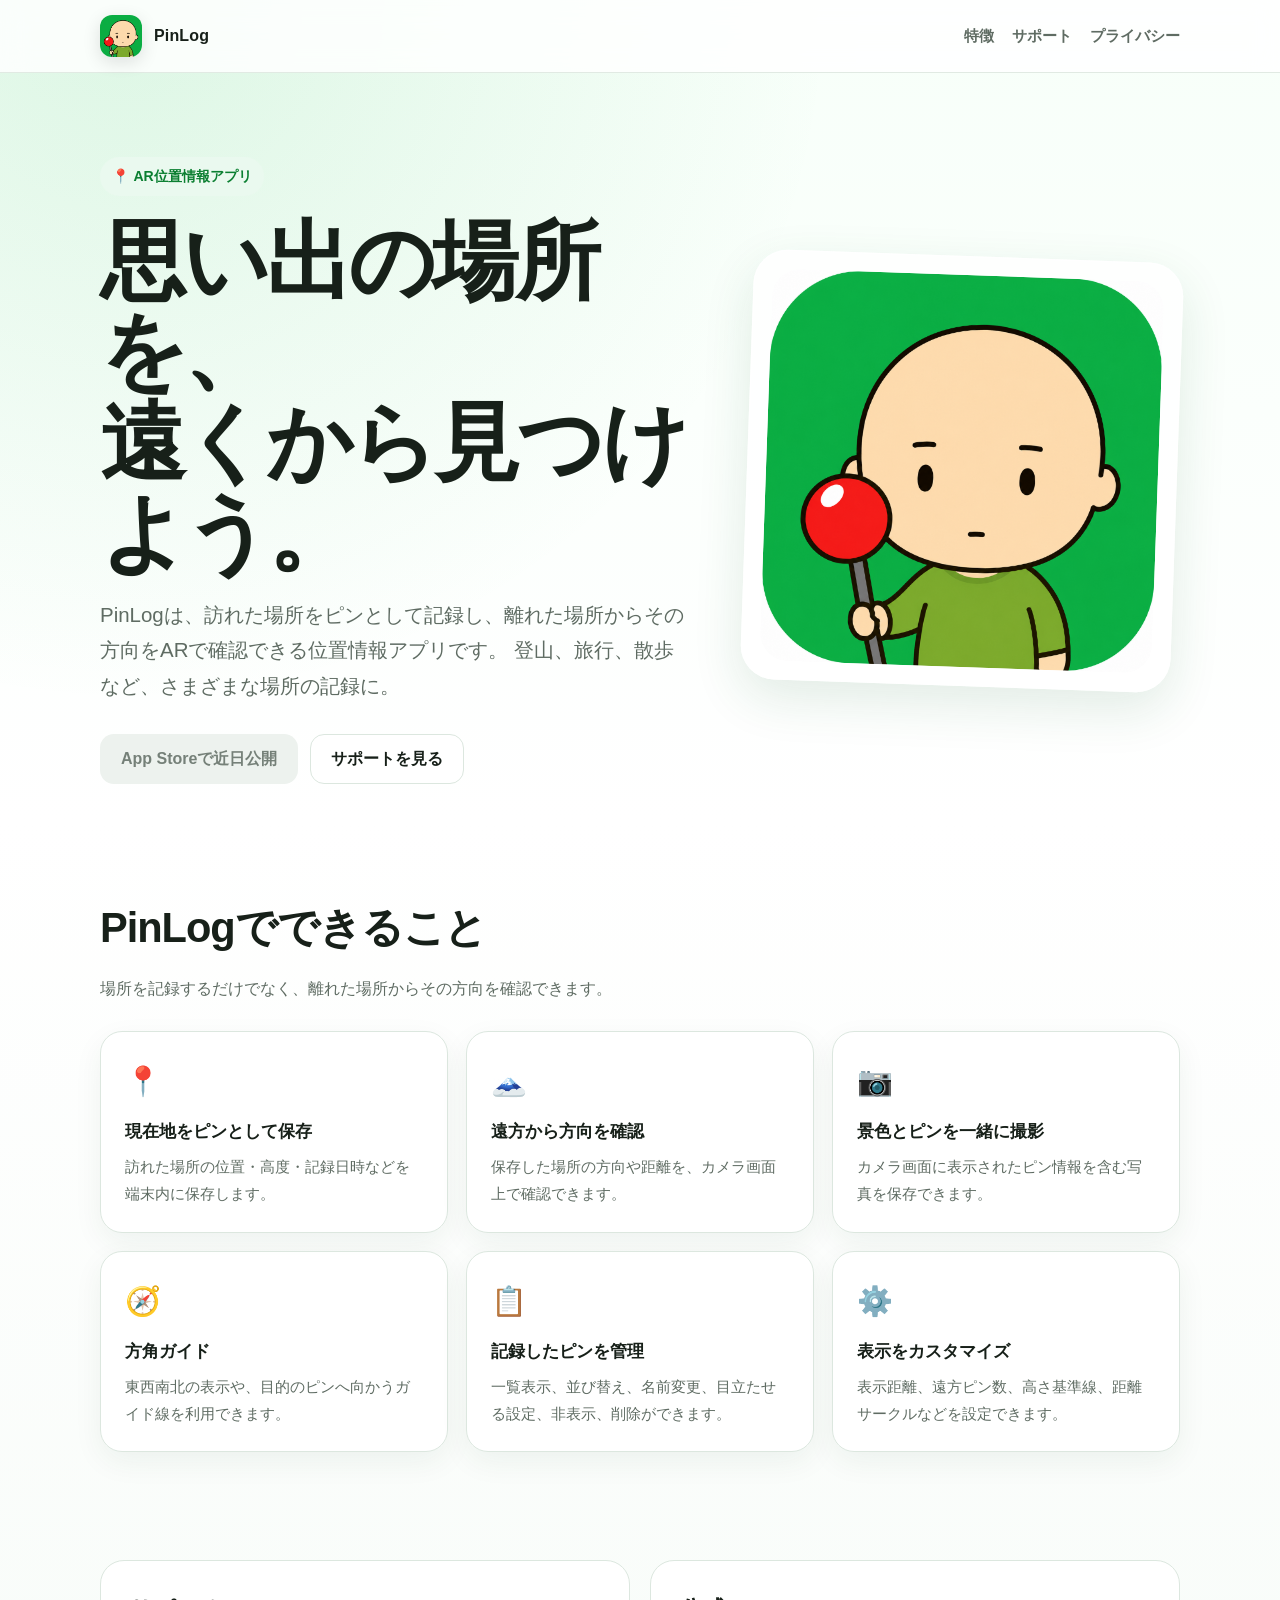
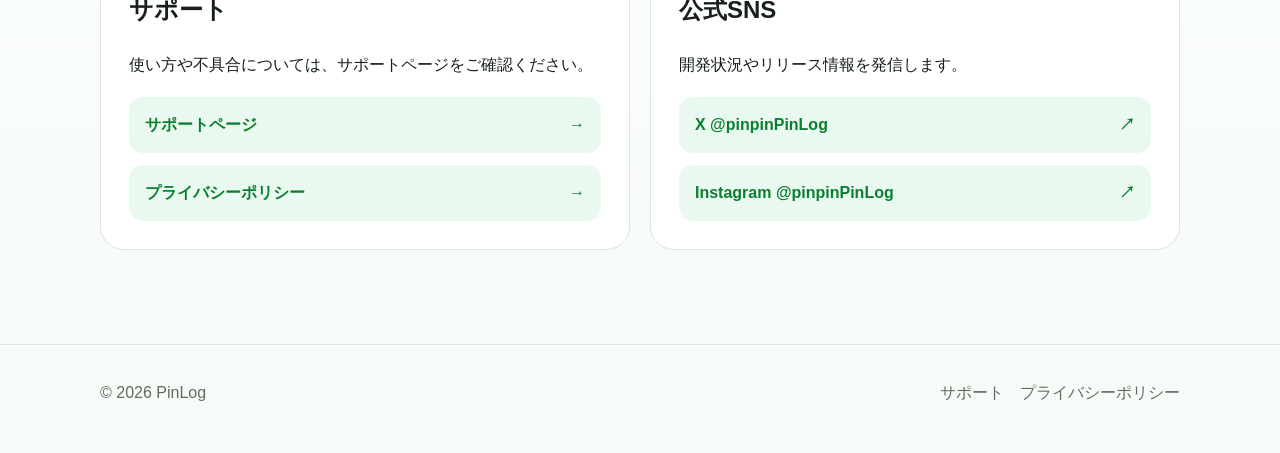
<file: index.html>
<!doctype html>
<html lang="ja">
<head>
  <meta charset="utf-8">
  <meta name="viewport" content="width=device-width, initial-scale=1">
  <meta name="description" content="PinLogは、訪れた場所をピンとして記録し、離れた場所からその方向をARで確認できる位置情報アプリです。">
  <title>ぴんろぐ｜AR位置情報アプリ</title>
  <link rel="stylesheet" href="style.css">
  <link rel="icon" href="assets/pinlog-icon.png">
</head>
<body>
  <header class="site-header">
    <div class="container nav">
      <a class="brand" href="index.html">
        <img src="assets/pinlog-icon.png" alt="PinLogのアイコン">
        <span>PinLog</span>
      </a>
      <nav class="nav-links" aria-label="メインナビゲーション">
        <a href="#features">特徴</a>
        <a href="#support">サポート</a>
        <a href="privacy.html">プライバシー</a>
      </nav>
    </div>
  </header>

  <main>
    <section class="hero">
      <div class="container hero-grid">
        <div>
          <span class="eyebrow">📍 AR位置情報アプリ</span>
          <h1>思い出の場所を、<br>遠くから見つけよう。</h1>
          <p class="lead">
            PinLogは、訪れた場所をピンとして記録し、離れた場所からその方向をARで確認できる位置情報アプリです。
            登山、旅行、散歩など、さまざまな場所の記録に。
          </p>
          <div class="actions">
            <span class="button disabled">App Storeで近日公開</span>
            <a class="button secondary" href="support.html">サポートを見る</a>
          </div>
        </div>

        <div class="hero-visual">
          <div class="icon-card">
            <img src="assets/pinlog-icon.png" alt="赤いピンを持ったPinLogのキャラクター">
          </div>
        </div>
      </div>
    </section>

    <section class="section" id="features">
      <div class="container">
        <h2 class="section-title">PinLogでできること</h2>
        <p class="section-intro">場所を記録するだけでなく、離れた場所からその方向を確認できます。</p>

        <div class="cards">
          <article class="card">
            <div class="icon">📍</div>
            <h3>現在地をピンとして保存</h3>
            <p>訪れた場所の位置・高度・記録日時などを端末内に保存します。</p>
          </article>

          <article class="card">
            <div class="icon">🗻</div>
            <h3>遠方から方向を確認</h3>
            <p>保存した場所の方向や距離を、カメラ画面上で確認できます。</p>
          </article>

          <article class="card">
            <div class="icon">📷</div>
            <h3>景色とピンを一緒に撮影</h3>
            <p>カメラ画面に表示されたピン情報を含む写真を保存できます。</p>
          </article>

          <article class="card">
            <div class="icon">🧭</div>
            <h3>方角ガイド</h3>
            <p>東西南北の表示や、目的のピンへ向かうガイド線を利用できます。</p>
          </article>

          <article class="card">
            <div class="icon">📋</div>
            <h3>記録したピンを管理</h3>
            <p>一覧表示、並び替え、名前変更、目立たせる設定、非表示、削除ができます。</p>
          </article>

          <article class="card">
            <div class="icon">⚙️</div>
            <h3>表示をカスタマイズ</h3>
            <p>表示距離、遠方ピン数、高さ基準線、距離サークルなどを設定できます。</p>
          </article>
        </div>
      </div>
    </section>

    <section class="section" id="support">
      <div class="container info-panel">
        <div class="panel">
          <h2>サポート</h2>
          <p>使い方や不具合については、サポートページをご確認ください。</p>
          <div class="link-list">
            <a href="support.html"><span>サポートページ</span><span>→</span></a>
            <a href="privacy.html"><span>プライバシーポリシー</span><span>→</span></a>
          </div>
        </div>

        <div class="panel">
          <h2>公式SNS</h2>
          <p>開発状況やリリース情報を発信します。</p>
          <div class="link-list">
            <a href="https://x.com/pinpinPinLog" target="_blank" rel="noopener noreferrer">
              <span>X @pinpinPinLog</span><span>↗</span>
            </a>
            <a href="https://www.instagram.com/pinpinPinLog/" target="_blank" rel="noopener noreferrer">
              <span>Instagram @pinpinPinLog</span><span>↗</span>
            </a>
          </div>
        </div>
      </div>
    </section>
  </main>

  <footer>
    <div class="container footer-inner">
      <span>© 2026 PinLog</span>
      <div class="footer-links">
        <a href="support.html">サポート</a>
        <a href="privacy.html">プライバシーポリシー</a>
      </div>
    </div>
  </footer>
</body>
</html>
</file>
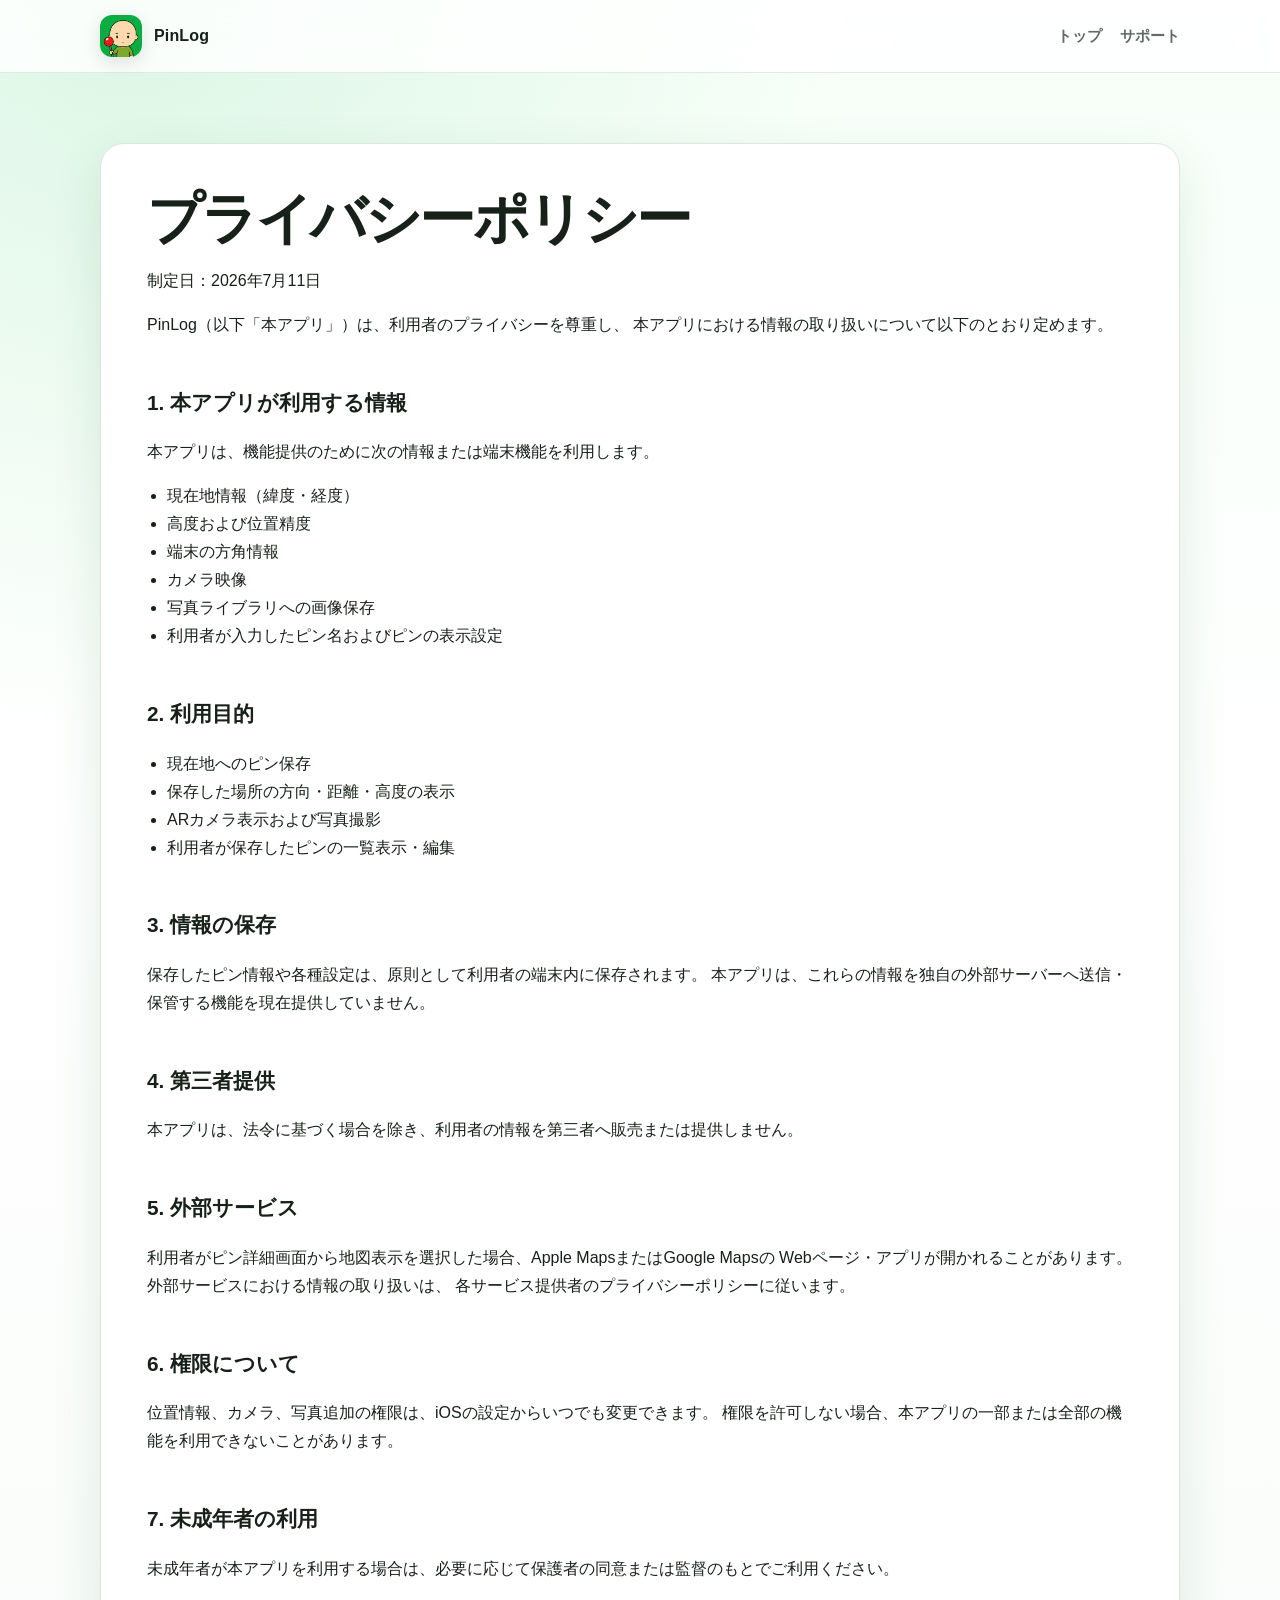
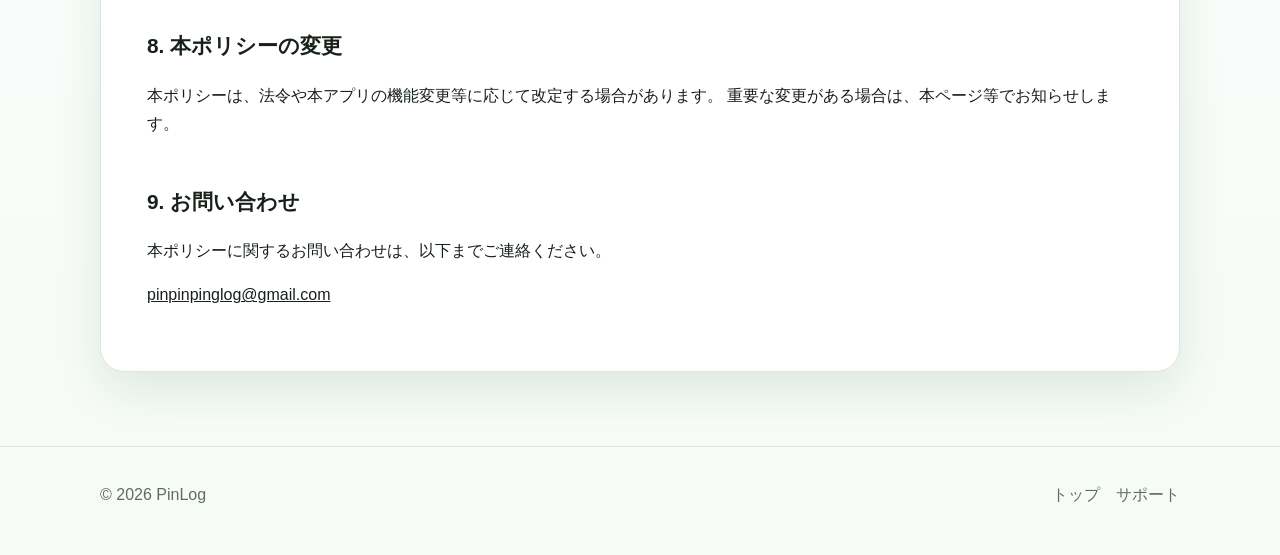
<file: privacy.html>
<!doctype html>
<html lang="ja">
<head>
  <meta charset="utf-8">
  <meta name="viewport" content="width=device-width, initial-scale=1">
  <meta name="description" content="PinLogのプライバシーポリシーです。">
  <title>ぴんろぐ｜プライバシーポリシー</title>
  <link rel="stylesheet" href="style.css">
  <link rel="icon" href="assets/pinlog-icon.png">
</head>
<body>
  <header class="site-header">
    <div class="container nav">
      <a class="brand" href="index.html">
        <img src="assets/pinlog-icon.png" alt="PinLogのアイコン">
        <span>PinLog</span>
      </a>
      <nav class="nav-links">
        <a href="index.html">トップ</a>
        <a href="support.html">サポート</a>
      </nav>
    </div>
  </header>

  <main class="page-hero">
    <div class="container">
      <article class="page-card">
        <h1>プライバシーポリシー</h1>
        <p>制定日：2026年7月11日</p>

        <p>
          PinLog（以下「本アプリ」）は、利用者のプライバシーを尊重し、
          本アプリにおける情報の取り扱いについて以下のとおり定めます。
        </p>

        <h2>1. 本アプリが利用する情報</h2>
        <p>本アプリは、機能提供のために次の情報または端末機能を利用します。</p>
        <ul>
          <li>現在地情報（緯度・経度）</li>
          <li>高度および位置精度</li>
          <li>端末の方角情報</li>
          <li>カメラ映像</li>
          <li>写真ライブラリへの画像保存</li>
          <li>利用者が入力したピン名およびピンの表示設定</li>
        </ul>

        <h2>2. 利用目的</h2>
        <ul>
          <li>現在地へのピン保存</li>
          <li>保存した場所の方向・距離・高度の表示</li>
          <li>ARカメラ表示および写真撮影</li>
          <li>利用者が保存したピンの一覧表示・編集</li>
        </ul>

        <h2>3. 情報の保存</h2>
        <p>
          保存したピン情報や各種設定は、原則として利用者の端末内に保存されます。
          本アプリは、これらの情報を独自の外部サーバーへ送信・保管する機能を現在提供していません。
        </p>

        <h2>4. 第三者提供</h2>
        <p>
          本アプリは、法令に基づく場合を除き、利用者の情報を第三者へ販売または提供しません。
        </p>

        <h2>5. 外部サービス</h2>
        <p>
          利用者がピン詳細画面から地図表示を選択した場合、Apple MapsまたはGoogle Mapsの
          Webページ・アプリが開かれることがあります。外部サービスにおける情報の取り扱いは、
          各サービス提供者のプライバシーポリシーに従います。
        </p>

        <h2>6. 権限について</h2>
        <p>
          位置情報、カメラ、写真追加の権限は、iOSの設定からいつでも変更できます。
          権限を許可しない場合、本アプリの一部または全部の機能を利用できないことがあります。
        </p>

        <h2>7. 未成年者の利用</h2>
        <p>
          未成年者が本アプリを利用する場合は、必要に応じて保護者の同意または監督のもとでご利用ください。
        </p>

        <h2>8. 本ポリシーの変更</h2>
        <p>
          本ポリシーは、法令や本アプリの機能変更等に応じて改定する場合があります。
          重要な変更がある場合は、本ページ等でお知らせします。
        </p>

        <h2>9. お問い合わせ</h2>
        <p>
          本ポリシーに関するお問い合わせは、以下までご連絡ください。
        </p>
        <p><a href="mailto:pinpinpinglog@gmail.com">pinpinpinglog@gmail.com</a></p>
      </article>
    </div>
  </main>

  <footer>
    <div class="container footer-inner">
      <span>© 2026 PinLog</span>
      <div class="footer-links">
        <a href="index.html">トップ</a>
        <a href="support.html">サポート</a>
      </div>
    </div>
  </footer>
</body>
</html>
</file>
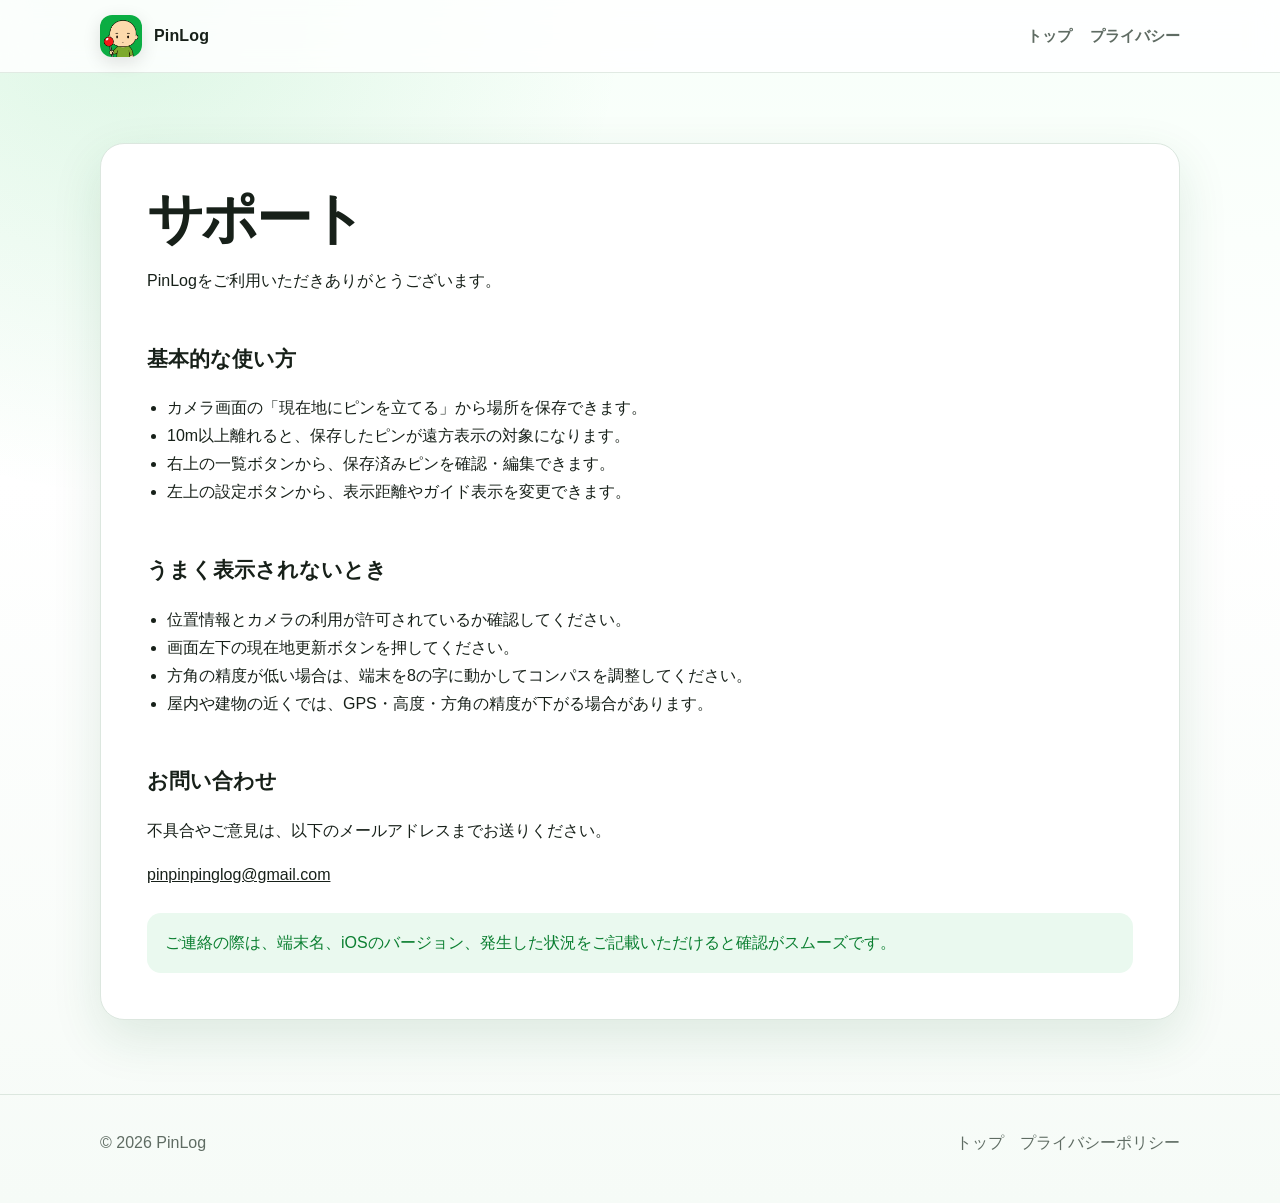
<file: support.html>
<!doctype html>
<html lang="ja">
<head>
  <meta charset="utf-8">
  <meta name="viewport" content="width=device-width, initial-scale=1">
  <meta name="description" content="PinLogのサポートページです。">
  <title>ぴんろぐ｜サポート</title>
  <link rel="stylesheet" href="style.css">
  <link rel="icon" href="assets/pinlog-icon.png">
</head>
<body>
  <header class="site-header">
    <div class="container nav">
      <a class="brand" href="index.html">
        <img src="assets/pinlog-icon.png" alt="PinLogのアイコン">
        <span>PinLog</span>
      </a>
      <nav class="nav-links">
        <a href="index.html">トップ</a>
        <a href="privacy.html">プライバシー</a>
      </nav>
    </div>
  </header>

  <main class="page-hero">
    <div class="container">
      <article class="page-card">
        <h1>サポート</h1>
        <p>PinLogをご利用いただきありがとうございます。</p>

        <h2>基本的な使い方</h2>
        <ul>
          <li>カメラ画面の「現在地にピンを立てる」から場所を保存できます。</li>
          <li>10m以上離れると、保存したピンが遠方表示の対象になります。</li>
          <li>右上の一覧ボタンから、保存済みピンを確認・編集できます。</li>
          <li>左上の設定ボタンから、表示距離やガイド表示を変更できます。</li>
        </ul>

        <h2>うまく表示されないとき</h2>
        <ul>
          <li>位置情報とカメラの利用が許可されているか確認してください。</li>
          <li>画面左下の現在地更新ボタンを押してください。</li>
          <li>方角の精度が低い場合は、端末を8の字に動かしてコンパスを調整してください。</li>
          <li>屋内や建物の近くでは、GPS・高度・方角の精度が下がる場合があります。</li>
        </ul>

        <h2>お問い合わせ</h2>
        <p>
          不具合やご意見は、以下のメールアドレスまでお送りください。
        </p>
        <p><a href="mailto:pinpinpinglog@gmail.com">pinpinpinglog@gmail.com</a></p>

        <div class="note">
          ご連絡の際は、端末名、iOSのバージョン、発生した状況をご記載いただけると確認がスムーズです。
        </div>
      </article>
    </div>
  </main>

  <footer>
    <div class="container footer-inner">
      <span>© 2026 PinLog</span>
      <div class="footer-links">
        <a href="index.html">トップ</a>
        <a href="privacy.html">プライバシーポリシー</a>
      </div>
    </div>
  </footer>
</body>
</html>
</file>
<file: style.css>
:root {
  --green: #19b84b;
  --green-dark: #0b7f31;
  --green-soft: #eaf9ef;
  --ink: #172019;
  --muted: #5f6c63;
  --line: #dce7df;
  --white: #ffffff;
  --shadow: 0 18px 50px rgba(25, 95, 48, 0.12);
}

* { box-sizing: border-box; }

html { scroll-behavior: smooth; }

body {
  margin: 0;
  color: var(--ink);
  background:
    radial-gradient(circle at 10% 0%, rgba(25,184,75,.12), transparent 30%),
    linear-gradient(180deg, #f7fff9 0%, #ffffff 40%, #f6fbf7 100%);
  font-family: -apple-system, BlinkMacSystemFont, "Hiragino Sans", "Yu Gothic",
    "YuGothic", "Noto Sans JP", sans-serif;
  line-height: 1.75;
}

a { color: inherit; }

.container {
  width: min(1080px, calc(100% - 40px));
  margin: 0 auto;
}

.site-header {
  position: sticky;
  top: 0;
  z-index: 20;
  backdrop-filter: blur(14px);
  background: rgba(255,255,255,.84);
  border-bottom: 1px solid rgba(220,231,223,.85);
}

.nav {
  min-height: 72px;
  display: flex;
  align-items: center;
  justify-content: space-between;
  gap: 24px;
}

.brand {
  display: inline-flex;
  align-items: center;
  gap: 12px;
  font-weight: 800;
  text-decoration: none;
  letter-spacing: .01em;
}

.brand img {
  width: 42px;
  height: 42px;
  border-radius: 12px;
  box-shadow: 0 5px 18px rgba(0,0,0,.12);
}

.nav-links {
  display: flex;
  gap: 18px;
  align-items: center;
  flex-wrap: wrap;
}

.nav-links a {
  text-decoration: none;
  font-size: .94rem;
  color: var(--muted);
  font-weight: 700;
}

.nav-links a:hover { color: var(--green-dark); }

.hero {
  padding: 84px 0 54px;
}

.hero-grid {
  display: grid;
  grid-template-columns: 1.15fr .85fr;
  align-items: center;
  gap: 56px;
}

.eyebrow {
  display: inline-flex;
  align-items: center;
  gap: 8px;
  padding: 7px 12px;
  border-radius: 999px;
  background: var(--green-soft);
  color: var(--green-dark);
  font-size: .88rem;
  font-weight: 800;
}

h1 {
  margin: 20px 0 18px;
  font-size: clamp(2.5rem, 7vw, 5.4rem);
  line-height: 1.05;
  letter-spacing: -.045em;
}

.lead {
  margin: 0;
  font-size: clamp(1.05rem, 2.2vw, 1.28rem);
  color: var(--muted);
  max-width: 700px;
}

.actions {
  display: flex;
  flex-wrap: wrap;
  gap: 12px;
  margin-top: 30px;
}

.button {
  display: inline-flex;
  align-items: center;
  justify-content: center;
  min-height: 50px;
  padding: 0 20px;
  border-radius: 14px;
  text-decoration: none;
  font-weight: 800;
  border: 1px solid transparent;
  transition: transform .18s ease, box-shadow .18s ease, background .18s ease;
}

.button:hover { transform: translateY(-2px); }

.button.primary {
  background: var(--green);
  color: #fff;
  box-shadow: 0 12px 26px rgba(25,184,75,.25);
}

.button.secondary {
  background: #fff;
  border-color: var(--line);
  color: var(--ink);
}

.button.disabled {
  background: #edf2ee;
  color: #758078;
  cursor: default;
  pointer-events: none;
}

.hero-visual {
  display: flex;
  justify-content: center;
}

.icon-card {
  width: min(430px, 90vw);
  padding: 18px;
  border-radius: 34px;
  background: rgba(255,255,255,.78);
  box-shadow: var(--shadow);
  border: 1px solid rgba(255,255,255,.9);
  transform: rotate(2deg);
}

.icon-card img {
  width: 100%;
  display: block;
  border-radius: 28px;
}

.section {
  padding: 54px 0;
}

.section-title {
  margin: 0 0 10px;
  font-size: clamp(1.8rem, 4vw, 2.6rem);
  letter-spacing: -.025em;
}

.section-intro {
  margin: 0 0 28px;
  color: var(--muted);
}

.cards {
  display: grid;
  grid-template-columns: repeat(3, 1fr);
  gap: 18px;
}

.card {
  padding: 24px;
  background: rgba(255,255,255,.92);
  border: 1px solid var(--line);
  border-radius: 22px;
  box-shadow: 0 10px 30px rgba(22,72,38,.06);
}

.card .icon {
  font-size: 1.8rem;
  margin-bottom: 10px;
}

.card h3 {
  margin: 0 0 8px;
  font-size: 1.08rem;
}

.card p {
  margin: 0;
  color: var(--muted);
  font-size: .95rem;
}

.info-panel {
  display: grid;
  grid-template-columns: 1fr 1fr;
  gap: 20px;
}

.panel {
  padding: 28px;
  border-radius: 24px;
  border: 1px solid var(--line);
  background: #fff;
}

.panel h2, .panel h3 { margin-top: 0; }

.link-list {
  display: grid;
  gap: 12px;
  margin-top: 18px;
}

.link-list a {
  display: flex;
  align-items: center;
  justify-content: space-between;
  padding: 14px 16px;
  border-radius: 14px;
  background: var(--green-soft);
  color: var(--green-dark);
  text-decoration: none;
  font-weight: 800;
}

.page-hero {
  padding: 70px 0 34px;
}

.page-card {
  background: #fff;
  border: 1px solid var(--line);
  border-radius: 24px;
  padding: clamp(24px, 5vw, 46px);
  box-shadow: var(--shadow);
}

.page-card h1 {
  font-size: clamp(2.1rem, 5vw, 3.5rem);
  margin-top: 0;
}

.page-card h2 {
  margin-top: 2.2em;
  font-size: 1.3rem;
}

.page-card ul {
  padding-left: 1.25em;
}

.note {
  margin-top: 24px;
  padding: 16px 18px;
  border-radius: 14px;
  background: var(--green-soft);
  color: var(--green-dark);
}

footer {
  margin-top: 40px;
  padding: 34px 0 46px;
  color: var(--muted);
  border-top: 1px solid var(--line);
}

.footer-inner {
  display: flex;
  justify-content: space-between;
  gap: 20px;
  flex-wrap: wrap;
}

.footer-links {
  display: flex;
  gap: 16px;
  flex-wrap: wrap;
}

.footer-links a {
  color: var(--muted);
  text-decoration: none;
}

@media (max-width: 820px) {
  .hero-grid,
  .info-panel {
    grid-template-columns: 1fr;
  }

  .hero {
    padding-top: 54px;
  }

  .hero-visual {
    order: -1;
  }

  .icon-card {
    width: min(320px, 76vw);
  }

  .cards {
    grid-template-columns: 1fr;
  }

  .nav {
    align-items: flex-start;
    padding: 14px 0;
  }

  .nav-links {
    justify-content: flex-end;
    gap: 12px;
  }
}

@media (max-width: 560px) {
  .container {
    width: min(100% - 28px, 1080px);
  }

  .nav-links a:nth-child(-n+2) {
    display: none;
  }

  .hero {
    padding-bottom: 32px;
  }

  .section {
    padding: 38px 0;
  }

  .button {
    width: 100%;
  }
}
</file>
